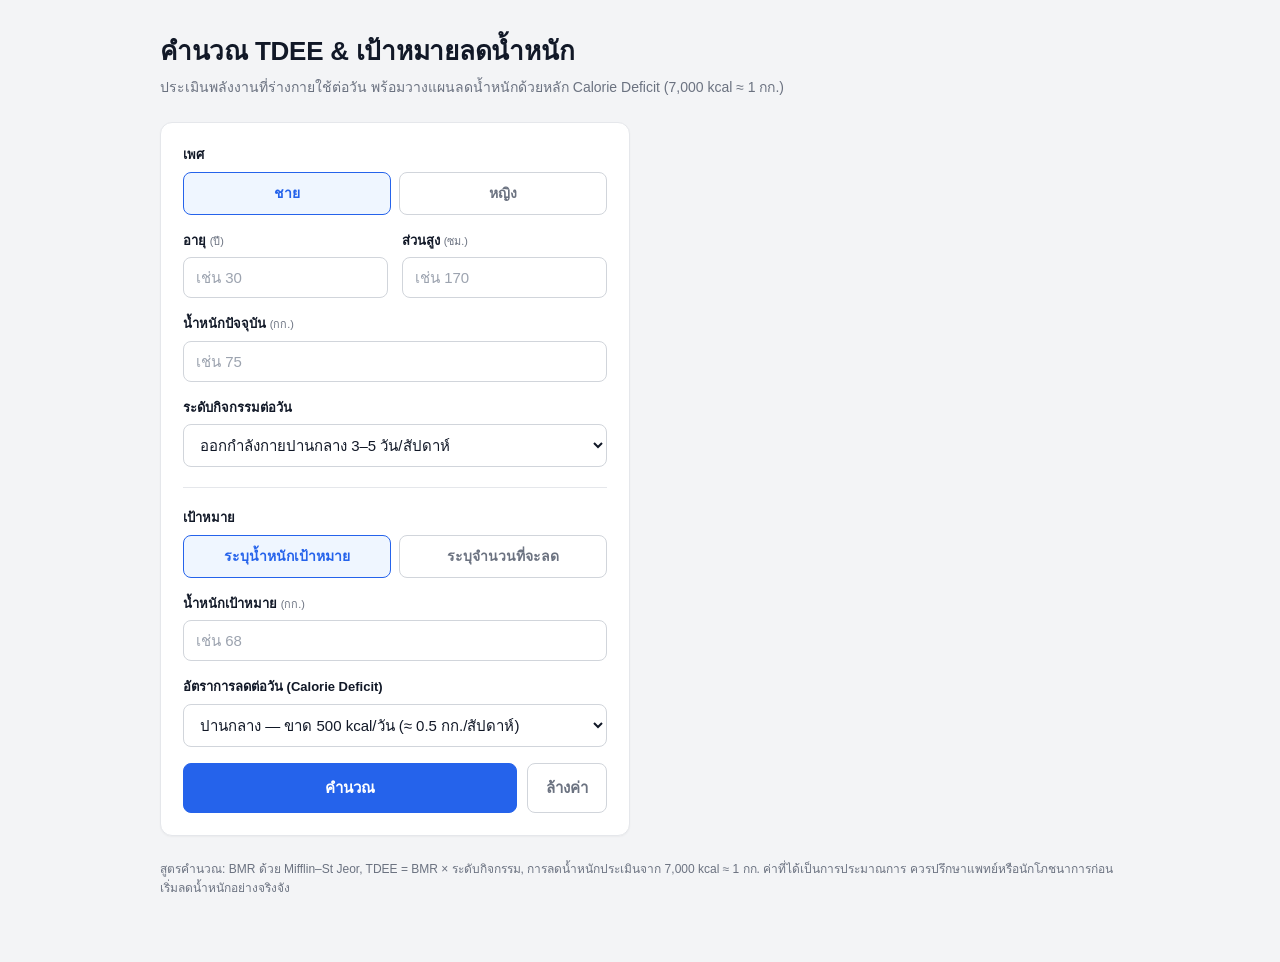
<file: tdee.html>
<!DOCTYPE html>
<html lang="th">
<head>
  <meta charset="UTF-8" />
  <meta name="viewport" content="width=device-width, initial-scale=1.0" />
  <title>คำนวณ TDEE & เป้าหมายลดน้ำหนัก</title>
  <meta name="description" content="คำนวณ TDEE, BMR, BMI จากน้ำหนัก อายุ ส่วนสูง พร้อมประเมินว่าต้องใช้เวลากี่วันถึงเป้าหมาย ด้วยหลัก Calorie Deficit" />
  <link rel="icon" href="data:image/svg+xml,%3Csvg xmlns='http://www.w3.org/2000/svg' viewBox='0 0 24 24'%3E%3Cpath fill='%232563eb' d='M13 2L3 14h7l-1 8 10-12h-7z'/%3E%3C/svg%3E" />
  <link rel="stylesheet" href="tdee.css" />
</head>
<body>
  <main class="page">
    <div class="container">
      <header class="page-head">
        <h1>คำนวณ TDEE &amp; เป้าหมายลดน้ำหนัก</h1>
        <p class="subtitle">ประเมินพลังงานที่ร่างกายใช้ต่อวัน พร้อมวางแผนลดน้ำหนักด้วยหลัก Calorie Deficit (7,000 kcal ≈ 1 กก.)</p>
      </header>

      <div class="layout">
        <!-- ===== Form ===== -->
        <section class="card form-card">
          <form id="tdee-form" novalidate>
            <div class="field">
              <span class="label">เพศ</span>
              <div class="segmented" role="radiogroup" aria-label="เพศ">
                <label class="seg">
                  <input type="radio" name="gender" value="male" checked />
                  <span>ชาย</span>
                </label>
                <label class="seg">
                  <input type="radio" name="gender" value="female" />
                  <span>หญิง</span>
                </label>
              </div>
            </div>

            <div class="grid-2">
              <label class="field">
                <span class="label">อายุ <small>(ปี)</small></span>
                <input type="number" id="age" inputmode="numeric" min="10" max="100" step="1" placeholder="เช่น 30" required />
              </label>

              <label class="field">
                <span class="label">ส่วนสูง <small>(ซม.)</small></span>
                <input type="number" id="height" inputmode="decimal" min="100" max="250" step="0.1" placeholder="เช่น 170" required />
              </label>
            </div>

            <label class="field">
              <span class="label">น้ำหนักปัจจุบัน <small>(กก.)</small></span>
              <input type="number" id="weight" inputmode="decimal" min="25" max="400" step="0.1" placeholder="เช่น 75" required />
            </label>

            <label class="field">
              <span class="label">ระดับกิจกรรมต่อวัน</span>
              <select id="activity">
                <option value="1.2">นั่งทำงานเป็นหลัก ไม่ออกกำลังกาย</option>
                <option value="1.375">ออกกำลังกายเบา 1–3 วัน/สัปดาห์</option>
                <option value="1.55" selected>ออกกำลังกายปานกลาง 3–5 วัน/สัปดาห์</option>
                <option value="1.725">ออกกำลังกายหนัก 6–7 วัน/สัปดาห์</option>
                <option value="1.9">นักกีฬา / ใช้แรงงานหนักมาก</option>
              </select>
            </label>

            <hr class="divider" />

            <div class="field">
              <span class="label">เป้าหมาย</span>
              <div class="segmented" role="radiogroup" aria-label="เป้าหมาย">
                <label class="seg">
                  <input type="radio" name="goalMode" value="target" checked />
                  <span>ระบุน้ำหนักเป้าหมาย</span>
                </label>
                <label class="seg">
                  <input type="radio" name="goalMode" value="amount" />
                  <span>ระบุจำนวนที่จะลด</span>
                </label>
              </div>
            </div>

            <label class="field" id="target-field">
              <span class="label">น้ำหนักเป้าหมาย <small>(กก.)</small></span>
              <input type="number" id="targetWeight" inputmode="decimal" min="25" max="400" step="0.1" placeholder="เช่น 68" />
            </label>

            <label class="field" id="amount-field" hidden>
              <span class="label">ต้องการลด <small>(กก.)</small></span>
              <input type="number" id="lossAmount" inputmode="decimal" min="0.5" max="200" step="0.1" placeholder="เช่น 7" />
            </label>

            <label class="field">
              <span class="label">อัตราการลดต่อวัน (Calorie Deficit)</span>
              <select id="deficit">
                <option value="250">ช้า–ปลอดภัย — ขาด 250 kcal/วัน (≈ 0.25 กก./สัปดาห์)</option>
                <option value="500" selected>ปานกลาง — ขาด 500 kcal/วัน (≈ 0.5 กก./สัปดาห์)</option>
                <option value="750">เร็ว — ขาด 750 kcal/วัน (≈ 0.75 กก./สัปดาห์)</option>
                <option value="1000">เร็วมาก — ขาด 1,000 kcal/วัน (≈ 1 กก./สัปดาห์)</option>
              </select>
            </label>

            <div class="actions">
              <button type="submit" class="btn btn-primary">คำนวณ</button>
              <button type="reset" class="btn btn-outline" id="reset-btn">ล้างค่า</button>
            </div>

            <p class="error-text" id="error-text" hidden></p>
          </form>
        </section>

        <!-- ===== Results ===== -->
        <section class="card result-card" id="result-card" hidden>
          <div class="stat-grid">
            <div class="stat">
              <span class="stat-label">BMR</span>
              <span class="stat-value" id="out-bmr">–</span>
              <span class="stat-unit">kcal/วัน</span>
              <span class="stat-desc">พลังงานพื้นฐานขณะพัก</span>
            </div>
            <div class="stat stat-primary">
              <span class="stat-label">TDEE</span>
              <span class="stat-value" id="out-tdee">–</span>
              <span class="stat-unit">kcal/วัน</span>
              <span class="stat-desc">พลังงานที่ใช้ทั้งวัน</span>
            </div>
            <div class="stat">
              <span class="stat-label">BMI</span>
              <span class="stat-value" id="out-bmi">–</span>
              <span class="stat-unit" id="out-bmi-cat">–</span>
              <span class="stat-desc">ดัชนีมวลกาย</span>
            </div>
          </div>

          <div class="bmi-bar" aria-hidden="true">
            <div class="bmi-track">
              <span class="bmi-seg seg-under"></span>
              <span class="bmi-seg seg-normal"></span>
              <span class="bmi-seg seg-over"></span>
              <span class="bmi-seg seg-obese"></span>
              <span class="bmi-marker" id="bmi-marker"></span>
            </div>
            <div class="bmi-scale">
              <span>ผอม</span><span>ปกติ</span><span>ท้วม</span><span>อ้วน</span>
            </div>
          </div>

          <div class="plan" id="plan-box">
            <h2 class="plan-title">แผนลดน้ำหนัก</h2>
            <ul class="plan-list" id="plan-list"></ul>
          </div>
        </section>
      </div>

      <p class="foot-note">
        สูตรคำนวณ: BMR ด้วย Mifflin–St Jeor, TDEE = BMR × ระดับกิจกรรม, การลดน้ำหนักประเมินจาก 7,000 kcal ≈ 1 กก.
        ค่าที่ได้เป็นการประมาณการ ควรปรึกษาแพทย์หรือนักโภชนาการก่อนเริ่มลดน้ำหนักอย่างจริงจัง
      </p>
    </div>
  </main>

  <script src="tdee.js"></script>
</body>
</html>
</file>
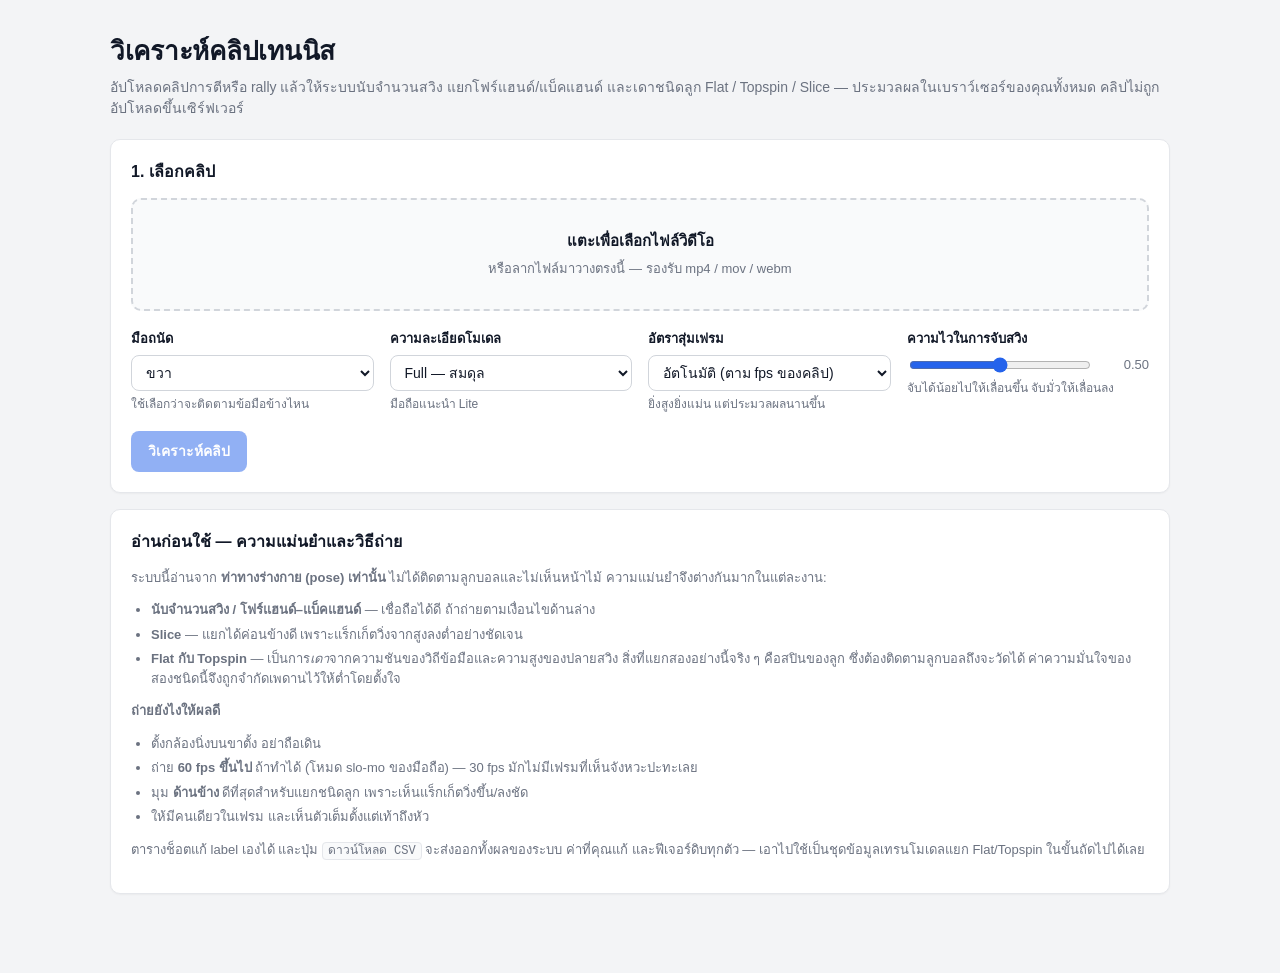
<file: tennis.html>
<!DOCTYPE html>
<html lang="th">
<head>
  <meta charset="UTF-8" />
  <meta name="viewport" content="width=device-width, initial-scale=1.0" />
  <title>วิเคราะห์คลิปเทนนิส — นับ shot และแยกชนิดลูก</title>
  <meta name="description" content="อัปโหลดคลิปการตี ระบบนับจำนวนสวิง แยกโฟร์แฮนด์/แบ็คแฮนด์ และแยกลูก Flat / Topspin / Slice ให้ ประมวลผลในเครื่องทั้งหมด" />
  <link rel="icon" href="data:image/svg+xml,%3Csvg xmlns='http://www.w3.org/2000/svg' viewBox='0 0 24 24'%3E%3Ccircle cx='12' cy='12' r='9' fill='%23c9e265'/%3E%3Cpath d='M4.5 5.5a12 12 0 0 1 0 13M19.5 5.5a12 12 0 0 0 0 13' stroke='%23fff' stroke-width='1.6' fill='none'/%3E%3C/svg%3E" />
  <link rel="stylesheet" href="tennis.css" />
</head>
<body>
  <main class="page">
    <div class="container">
      <header class="page-head">
        <h1>วิเคราะห์คลิปเทนนิส</h1>
        <p class="subtitle">
          อัปโหลดคลิปการตีหรือ rally แล้วให้ระบบนับจำนวนสวิง แยกโฟร์แฮนด์/แบ็คแฮนด์ และเดาชนิดลูก Flat / Topspin / Slice
          — ประมวลผลในเบราว์เซอร์ของคุณทั้งหมด คลิปไม่ถูกอัปโหลดขึ้นเซิร์ฟเวอร์
        </p>
      </header>

      <!-- ========== 1. เลือกคลิป + ตั้งค่า ========== -->
      <section class="card">
        <h2>1. เลือกคลิป</h2>

        <label class="dropzone" id="dropzone">
          <input type="file" id="file-input" accept="video/*" />
          <strong id="dropzone-title">แตะเพื่อเลือกไฟล์วิดีโอ</strong>
          <span id="dropzone-sub">หรือลากไฟล์มาวางตรงนี้ — รองรับ mp4 / mov / webm</span>
        </label>

        <div class="settings">
          <label class="field">
            <span class="label">มือถนัด</span>
            <select id="opt-handed">
              <option value="right" selected>ขวา</option>
              <option value="left">ซ้าย</option>
            </select>
            <span class="hint">ใช้เลือกว่าจะติดตามข้อมือข้างไหน</span>
          </label>

          <label class="field">
            <span class="label">ความละเอียดโมเดล</span>
            <select id="opt-model">
              <option value="lite">Lite — เร็วที่สุด</option>
              <option value="full" selected>Full — สมดุล</option>
              <option value="heavy">Heavy — แม่นสุด ช้าสุด</option>
            </select>
            <span class="hint">มือถือแนะนำ Lite</span>
          </label>

          <label class="field">
            <span class="label">อัตราสุ่มเฟรม</span>
            <select id="opt-fps">
              <option value="auto" selected>อัตโนมัติ (ตาม fps ของคลิป)</option>
              <option value="60">60 fps</option>
              <option value="30">30 fps</option>
              <option value="15">15 fps — เร็วแต่หยาบ</option>
            </select>
            <span class="hint">ยิ่งสูงยิ่งแม่น แต่ประมวลผลนานขึ้น</span>
          </label>

          <label class="field">
            <span class="label">ความไวในการจับสวิง</span>
            <span class="range-row">
              <input type="range" id="opt-sensitivity" min="0" max="1" step="0.05" value="0.5" />
              <output id="out-sensitivity">0.50</output>
            </span>
            <span class="hint">จับได้น้อยไปให้เลื่อนขึ้น จับมั่วให้เลื่อนลง</span>
          </label>
        </div>

        <div class="actions">
          <button type="button" class="btn btn-primary" id="analyze-btn" disabled>วิเคราะห์คลิป</button>
          <button type="button" class="btn btn-outline" id="cancel-btn" hidden>ยกเลิก</button>
          <span class="stage-time" id="clip-info"></span>
        </div>

        <div class="progress" id="progress" hidden>
          <div class="progress-bar"><i id="progress-fill"></i></div>
          <div class="progress-text" id="progress-text"></div>
        </div>

        <div class="notice notice-error" id="error-box" hidden></div>
      </section>

      <!-- ========== 2. วิดีโอ ========== -->
      <section class="card" id="video-card" hidden>
        <h2>2. คลิป</h2>
        <div class="stage">
          <video id="video" playsinline preload="auto" controls></video>
          <canvas id="overlay"></canvas>
        </div>
        <div class="stage-bar">
          <button type="button" class="btn btn-outline btn-sm" id="prev-shot-btn">◀ ช็อตก่อนหน้า</button>
          <button type="button" class="btn btn-outline btn-sm" id="next-shot-btn">ช็อตถัดไป ▶</button>
          <label class="field" style="margin:0">
            <span style="font-size:13px;display:inline-flex;align-items:center;gap:6px;">
              <input type="checkbox" id="opt-skeleton" checked /> แสดงโครงร่าง
            </span>
          </label>
          <span class="stage-time" id="time-readout">0.00 วิ</span>
        </div>
      </section>

      <!-- ========== 3. สรุป ========== -->
      <section class="card" id="summary-card" hidden>
        <h2>3. สรุปผล</h2>
        <div class="stats">
          <div class="stat"><span class="stat-label">สวิงทั้งหมด</span><span class="stat-value" id="s-total">0</span></div>
          <div class="stat"><span class="stat-label">โฟร์แฮนด์</span><span class="stat-value" id="s-fh">0</span></div>
          <div class="stat"><span class="stat-label">แบ็คแฮนด์</span><span class="stat-value" id="s-bh">0</span></div>
          <div class="stat is-topspin"><span class="stat-label">Topspin</span><span class="stat-value" id="s-topspin">0</span></div>
          <div class="stat is-flat"><span class="stat-label">Flat</span><span class="stat-value" id="s-flat">0</span></div>
          <div class="stat is-slice"><span class="stat-label">Slice</span><span class="stat-value" id="s-slice">0</span></div>
          <div class="stat is-serve"><span class="stat-label">เสิร์ฟ/สแมช</span><span class="stat-value" id="s-serve">0</span></div>
        </div>
        <div class="notice notice-info" id="quality-note" hidden></div>
      </section>

      <!-- ========== 4. ไทม์ไลน์ ========== -->
      <section class="card" id="timeline-card" hidden>
        <h2>4. ไทม์ไลน์ความเร็วข้อมือ</h2>
        <div class="timeline-wrap"><canvas id="timeline"></canvas></div>
        <div class="legend">
          <span><i style="background:#7c3aed"></i>Topspin</span>
          <span><i style="background:#0891b2"></i>Flat</span>
          <span><i style="background:#ea580c"></i>Slice</span>
          <span><i style="background:#65a30d"></i>เสิร์ฟ/สแมช</span>
          <span>คลิกบนกราฟเพื่อกระโดดไปเวลานั้น</span>
        </div>
      </section>

      <!-- ========== 5. รายการช็อต ========== -->
      <section class="card" id="shots-card" hidden>
        <h2>5. รายการช็อต</h2>
        <div class="actions" style="margin-top:0;margin-bottom:14px">
          <button type="button" class="btn btn-outline btn-sm" id="add-shot-btn">+ เพิ่มช็อต ณ เวลาปัจจุบัน</button>
          <button type="button" class="btn btn-outline btn-sm" id="export-csv-btn">ดาวน์โหลด CSV</button>
          <button type="button" class="btn btn-outline btn-sm" id="export-json-btn">ดาวน์โหลด JSON</button>
        </div>
        <div class="table-wrap">
          <table class="shots">
            <thead>
              <tr>
                <th>#</th>
                <th>เวลา</th>
                <th>ชนิดลูก (ระบบ)</th>
                <th>แก้ชนิดลูก</th>
                <th>ฝั่ง (ระบบ)</th>
                <th>แก้ฝั่ง</th>
                <th>มุมวิถี</th>
                <th>ความเร็ว</th>
                <th>มั่นใจ</th>
                <th></th>
              </tr>
            </thead>
            <tbody id="shots-body"></tbody>
          </table>
        </div>
        <p class="empty" id="shots-empty" hidden>ยังไม่พบช็อตในคลิปนี้ — ลองเลื่อนความไวขึ้น</p>
      </section>

      <!-- ========== 6. ปรับละเอียด ========== -->
      <section class="card" id="tuning-card" hidden>
        <h2>6. ปรับเกณฑ์ตัดสิน</h2>
        <details class="tuning">
          <summary>เปิดค่าขั้นสูง (ปรับแล้วผลอัปเดตทันที ไม่ต้องประมวลผลคลิปใหม่)</summary>
          <div class="tuning-body">
            <div class="settings">
              <label class="field">
                <span class="label">ระยะห่างขั้นต่ำระหว่างช็อต</span>
                <span class="range-row">
                  <input type="range" id="t-minGapSec" min="0.2" max="1.2" step="0.05" value="0.45" />
                  <output id="o-minGapSec"></output>
                </span>
                <span class="hint">กันนับซ้ำในสวิงเดียว</span>
              </label>
              <label class="field">
                <span class="label">ความกว้างสูงสุดของยอดความเร็ว</span>
                <span class="range-row">
                  <input type="range" id="t-maxPeakWidth" min="0.15" max="0.60" step="0.01" value="0.32" />
                  <output id="o-maxPeakWidth"></output>
                </span>
                <span class="hint">กันไม่ให้จังหวะวิ่งเข้าที่ถูกนับเป็นช็อต</span>
              </label>
              <label class="field">
                <span class="label">เกณฑ์สไลซ์ (มุมวิถี ต่ำกว่า)</span>
                <span class="range-row">
                  <input type="range" id="t-sliceAngle" min="-30" max="10" step="1" value="-3" />
                  <output id="o-sliceAngle"></output>
                </span>
                <span class="hint">แร็กเก็ตวิ่งจากสูงลงต่ำ</span>
              </label>
              <label class="field">
                <span class="label">เกณฑ์ท็อปสปิน (มุมวิถี สูงกว่า)</span>
                <span class="range-row">
                  <input type="range" id="t-topspinAngle" min="5" max="60" step="1" value="22" />
                  <output id="o-topspinAngle"></output>
                </span>
                <span class="hint">ต่ำกว่านี้แต่ไม่ติดลบ = Flat</span>
              </label>
              <label class="field">
                <span class="label">ความสูงปลายสวิงที่นับเป็นท็อปสปิน</span>
                <span class="range-row">
                  <input type="range" id="t-topspinFollow" min="0.05" max="0.9" step="0.01" value="0.30" />
                  <output id="o-topspinFollow"></output>
                </span>
                <span class="hint">หน่วยเป็นความยาวลำตัว</span>
              </label>
              <label class="field">
                <span class="label">เกณฑ์แยกโฟร์แฮนด์</span>
                <span class="range-row">
                  <input type="range" id="t-sideThr" min="-0.3" max="0.6" step="0.01" value="0.15" />
                  <output id="o-sideThr"></output>
                </span>
                <span class="hint">ระยะข้อมือออกด้านข้างฝั่งมือถนัด</span>
              </label>
              <label class="field">
                <span class="label">ความสูงจุดกระทบที่นับเป็นเสิร์ฟ</span>
                <span class="range-row">
                  <input type="range" id="t-serveVert" min="0.2" max="1.2" step="0.01" value="0.55" />
                  <output id="o-serveVert"></output>
                </span>
                <span class="hint">วัดจากแนวหัวไหล่ขึ้นไป</span>
              </label>
              <label class="field">
                <span class="label">มุมศอกขั้นต่ำของเสิร์ฟ</span>
                <span class="range-row">
                  <input type="range" id="t-serveElbow" min="90" max="175" step="1" value="130" />
                  <output id="o-serveElbow"></output>
                </span>
                <span class="hint">กันวอลเลย์สูงถูกอ่านเป็นเสิร์ฟ</span>
              </label>
            </div>
            <div class="actions">
              <button type="button" class="btn btn-outline btn-sm" id="reset-tuning-btn">คืนค่าเริ่มต้น</button>
            </div>
          </div>
        </details>
      </section>

      <!-- ========== ข้อจำกัด ========== -->
      <section class="card">
        <h2>อ่านก่อนใช้ — ความแม่นยำและวิธีถ่าย</h2>
        <div class="note">
          <p style="margin-top:0">
            ระบบนี้อ่านจาก <strong>ท่าทางร่างกาย (pose) เท่านั้น</strong> ไม่ได้ติดตามลูกบอลและไม่เห็นหน้าไม้
            ความแม่นยำจึงต่างกันมากในแต่ละงาน:
          </p>
          <ul>
            <li><strong>นับจำนวนสวิง / โฟร์แฮนด์–แบ็คแฮนด์</strong> — เชื่อถือได้ดี ถ้าถ่ายตามเงื่อนไขด้านล่าง</li>
            <li><strong>Slice</strong> — แยกได้ค่อนข้างดี เพราะแร็กเก็ตวิ่งจากสูงลงต่ำอย่างชัดเจน</li>
            <li>
              <strong>Flat กับ Topspin</strong> — เป็นการ<em>เดา</em>จากความชันของวิถีข้อมือและความสูงของปลายสวิง
              สิ่งที่แยกสองอย่างนี้จริง ๆ คือสปินของลูก ซึ่งต้องติดตามลูกบอลถึงจะวัดได้
              ค่าความมั่นใจของสองชนิดนี้จึงถูกจำกัดเพดานไว้ให้ต่ำโดยตั้งใจ
            </li>
          </ul>
          <p><strong>ถ่ายยังไงให้ผลดี</strong></p>
          <ul>
            <li>ตั้งกล้องนิ่งบนขาตั้ง อย่าถือเดิน</li>
            <li>ถ่าย <strong>60 fps ขึ้นไป</strong> ถ้าทำได้ (โหมด slo-mo ของมือถือ) — 30 fps มักไม่มีเฟรมที่เห็นจังหวะปะทะเลย</li>
            <li>มุม <strong>ด้านข้าง</strong> ดีที่สุดสำหรับแยกชนิดลูก เพราะเห็นแร็กเก็ตวิ่งขึ้น/ลงชัด</li>
            <li>ให้มีคนเดียวในเฟรม และเห็นตัวเต็มตั้งแต่เท้าถึงหัว</li>
          </ul>
          <p>
            ตารางช็อตแก้ label เองได้ และปุ่ม <code>ดาวน์โหลด CSV</code> จะส่งออกทั้งผลของระบบ ค่าที่คุณแก้
            และฟีเจอร์ดิบทุกตัว — เอาไปใช้เป็นชุดข้อมูลเทรนโมเดลแยก Flat/Topspin ในขั้นถัดไปได้เลย
          </p>
        </div>
      </section>
    </div>
  </main>

  <script type="module" src="tennis.js"></script>
</body>
</html>
</file>
<file: tdee.css>
:root {
  --bg: #f3f4f6;
  --surface: #ffffff;
  --border: #e5e7eb;
  --border-strong: #d1d5db;
  --text: #111827;
  --text-muted: #6b7280;
  --primary: #2563eb;
  --primary-hover: #1d4ed8;
  --primary-soft: #eff6ff;
  --danger: #dc2626;
  --radius: 12px;
  --shadow: 0 1px 2px rgba(0, 0, 0, 0.04);
  --shadow-lg: 0 10px 30px rgba(0, 0, 0, 0.06);
}

* { box-sizing: border-box; }
[hidden] { display: none !important; }

html, body {
  margin: 0;
  padding: 0;
  background: var(--bg);
  color: var(--text);
  font-family: -apple-system, BlinkMacSystemFont, "Segoe UI", "Sarabun", "Noto Sans Thai", Roboto, sans-serif;
  font-size: 15px;
  line-height: 1.5;
  -webkit-font-smoothing: antialiased;
}

.page { padding: 32px 0 64px; }

.container {
  max-width: 1000px;
  margin: 0 auto;
  padding: 0 20px;
}

.page-head { margin-bottom: 24px; }
.page-head h1 {
  font-size: 26px;
  font-weight: 700;
  margin: 0 0 6px;
  letter-spacing: -0.01em;
}
.subtitle {
  margin: 0;
  color: var(--text-muted);
  font-size: 14px;
  max-width: 640px;
}

.layout {
  display: grid;
  grid-template-columns: 1fr 1fr;
  gap: 20px;
  align-items: start;
}
@media (max-width: 760px) {
  .layout { grid-template-columns: 1fr; }
}

.card {
  background: var(--surface);
  border: 1px solid var(--border);
  border-radius: var(--radius);
  box-shadow: var(--shadow);
}
.form-card { padding: 22px; }
.result-card { padding: 22px; box-shadow: var(--shadow-lg); }

/* Fields */
.field { display: block; margin-bottom: 16px; }
.field .label {
  display: block;
  font-size: 13px;
  font-weight: 600;
  margin-bottom: 7px;
  color: var(--text);
}
.field .label small {
  color: var(--text-muted);
  font-weight: 500;
}
.field input,
.field select {
  width: 100%;
  padding: 11px 12px;
  border: 1px solid var(--border-strong);
  border-radius: 8px;
  font-size: 15px;
  background: var(--surface);
  color: var(--text);
  transition: border-color 0.15s, box-shadow 0.15s;
  font-family: inherit;
}
.field input:focus,
.field select:focus {
  outline: none;
  border-color: var(--primary);
  box-shadow: 0 0 0 3px rgba(37, 99, 235, 0.15);
}
.field input::placeholder { color: #9ca3af; }

.grid-2 {
  display: grid;
  grid-template-columns: 1fr 1fr;
  gap: 14px;
}

.divider {
  border: none;
  border-top: 1px solid var(--border);
  margin: 20px 0;
}

/* Segmented control */
.segmented {
  display: flex;
  gap: 8px;
}
.seg {
  flex: 1;
  position: relative;
  cursor: pointer;
}
.seg input {
  position: absolute;
  opacity: 0;
  pointer-events: none;
}
.seg span {
  display: block;
  text-align: center;
  padding: 10px 8px;
  border: 1px solid var(--border-strong);
  border-radius: 8px;
  font-size: 14px;
  font-weight: 600;
  color: var(--text-muted);
  transition: all 0.15s;
  background: var(--surface);
}
.seg input:checked + span {
  border-color: var(--primary);
  background: var(--primary-soft);
  color: var(--primary);
}
.seg input:focus-visible + span {
  box-shadow: 0 0 0 3px rgba(37, 99, 235, 0.15);
}

/* Buttons */
.actions {
  display: flex;
  gap: 10px;
  margin-top: 4px;
}
.btn {
  appearance: none;
  border: 1px solid transparent;
  padding: 12px 18px;
  border-radius: 8px;
  font-size: 15px;
  font-weight: 600;
  cursor: pointer;
  font-family: inherit;
  transition: background 0.15s, border-color 0.15s, color 0.15s, transform 0.05s;
}
.btn:active { transform: translateY(1px); }
.btn-primary {
  flex: 1;
  background: var(--primary);
  color: #fff;
  border-color: var(--primary);
}
.btn-primary:hover { background: var(--primary-hover); border-color: var(--primary-hover); }
.btn-outline {
  background: transparent;
  color: var(--text-muted);
  border-color: var(--border-strong);
}
.btn-outline:hover { color: var(--text); border-color: var(--text-muted); }

.error-text {
  margin: 14px 0 0;
  color: var(--danger);
  font-size: 13px;
  font-weight: 500;
}

/* Results */
.stat-grid {
  display: grid;
  grid-template-columns: repeat(3, 1fr);
  gap: 12px;
}
.stat {
  border: 1px solid var(--border);
  border-radius: 10px;
  padding: 14px 12px;
  text-align: center;
  background: #fafafa;
}
.stat-primary {
  background: var(--primary-soft);
  border-color: #bfdbfe;
}
.stat-label {
  display: block;
  font-size: 12px;
  font-weight: 700;
  letter-spacing: 0.03em;
  color: var(--text-muted);
}
.stat-primary .stat-label { color: var(--primary); }
.stat-value {
  display: block;
  font-size: 26px;
  font-weight: 800;
  line-height: 1.2;
  margin: 4px 0 2px;
  letter-spacing: -0.02em;
}
.stat-primary .stat-value { color: var(--primary-hover); }
.stat-unit {
  display: block;
  font-size: 12px;
  color: var(--text-muted);
  font-weight: 600;
}
.stat-desc {
  display: block;
  margin-top: 6px;
  font-size: 11px;
  color: var(--text-muted);
}

/* BMI bar */
.bmi-bar { margin: 20px 0 4px; }
.bmi-track {
  position: relative;
  display: flex;
  height: 10px;
  border-radius: 999px;
  overflow: visible;
}
.bmi-seg { height: 100%; }
.bmi-seg:first-child { border-radius: 999px 0 0 999px; }
.bmi-seg:last-child { border-radius: 0 999px 999px 0; }
.seg-under  { flex: 18.5; background: #60a5fa; }
.seg-normal { flex: 6.5;  background: #34d399; }
.seg-over   { flex: 5;    background: #fbbf24; }
.seg-obese  { flex: 10;   background: #f87171; }
.bmi-marker {
  position: absolute;
  top: -5px;
  width: 4px;
  height: 20px;
  border-radius: 2px;
  background: var(--text);
  transform: translateX(-50%);
  transition: left 0.4s ease;
  box-shadow: 0 0 0 2px #fff;
}
.bmi-scale {
  display: flex;
  justify-content: space-between;
  margin-top: 6px;
  font-size: 11px;
  color: var(--text-muted);
}

/* Plan */
.plan {
  margin-top: 22px;
  border-top: 1px solid var(--border);
  padding-top: 18px;
}
.plan-title {
  font-size: 16px;
  font-weight: 700;
  margin: 0 0 12px;
}
.plan-list {
  list-style: none;
  margin: 0;
  padding: 0;
  display: grid;
  gap: 10px;
}
.plan-list li {
  display: flex;
  justify-content: space-between;
  align-items: baseline;
  gap: 12px;
  padding: 11px 14px;
  background: #fafafa;
  border: 1px solid var(--border);
  border-radius: 8px;
  font-size: 14px;
}
.plan-list li.highlight {
  background: var(--primary-soft);
  border-color: #bfdbfe;
}
.plan-list .pl-key { color: var(--text-muted); font-weight: 500; }
.plan-list .pl-val { font-weight: 700; text-align: right; }
.plan-list li.highlight .pl-val { color: var(--primary-hover); }
.plan-note {
  margin: 14px 0 0;
  padding: 11px 14px;
  border-radius: 8px;
  font-size: 13px;
  line-height: 1.5;
}
.plan-note.warn {
  background: #fef3c7;
  color: #92400e;
  border: 1px solid #fde68a;
}
.plan-note.ok {
  background: #dcfce7;
  color: #166534;
  border: 1px solid #bbf7d0;
}

.foot-note {
  margin: 24px 0 0;
  font-size: 12px;
  color: var(--text-muted);
  line-height: 1.6;
}
</file>
<file: tennis.css>
:root {
  --bg: #f3f4f6;
  --surface: #ffffff;
  --surface-alt: #f9fafb;
  --border: #e5e7eb;
  --border-strong: #d1d5db;
  --text: #111827;
  --text-muted: #6b7280;
  --primary: #2563eb;
  --primary-hover: #1d4ed8;
  --success: #16a34a;
  --danger: #dc2626;
  --topspin: #7c3aed;
  --flat: #0891b2;
  --slice: #ea580c;
  --serve: #65a30d;
  --radius: 10px;
  --shadow: 0 1px 2px rgba(0, 0, 0, 0.04);
}

* { box-sizing: border-box; }

html, body {
  margin: 0;
  padding: 0;
  background: var(--bg);
  color: var(--text);
  font-family: -apple-system, BlinkMacSystemFont, "Segoe UI", "Sarabun", "Noto Sans Thai", Roboto, sans-serif;
  font-size: 15px;
  line-height: 1.5;
  -webkit-font-smoothing: antialiased;
}

.page { padding: 32px 0 64px; }
.container { max-width: 1100px; margin: 0 auto; padding: 0 20px; }

.page-head { margin-bottom: 20px; }
.page-head h1 { font-size: 26px; font-weight: 700; margin: 0 0 6px; letter-spacing: -0.01em; }
.subtitle { margin: 0; color: var(--text-muted); font-size: 14px; }

.card {
  background: var(--surface);
  border: 1px solid var(--border);
  border-radius: var(--radius);
  box-shadow: var(--shadow);
  padding: 20px;
  margin-bottom: 16px;
}
.card h2 { font-size: 16px; font-weight: 700; margin: 0 0 14px; }

/* ---- ปุ่ม ---- */
.btn {
  display: inline-flex; align-items: center; justify-content: center; gap: 6px;
  font: inherit; font-weight: 600; font-size: 14px;
  padding: 9px 16px; border-radius: 8px; border: 1px solid transparent;
  cursor: pointer; background: var(--surface); color: var(--text);
  transition: background 0.12s, border-color 0.12s, opacity 0.12s;
}
.btn:disabled { opacity: 0.5; cursor: not-allowed; }
.btn-primary { background: var(--primary); color: #fff; }
.btn-primary:not(:disabled):hover { background: var(--primary-hover); }
.btn-outline { border-color: var(--border-strong); }
.btn-outline:not(:disabled):hover { background: var(--surface-alt); }
.btn-danger-text { color: var(--danger); border-color: transparent; padding: 4px 8px; font-size: 13px; }
.btn-danger-text:hover { background: #fef2f2; }
.btn-sm { padding: 5px 11px; font-size: 13px; }

/* ---- เลือกไฟล์ ---- */
.dropzone {
  display: block; /* เป็น <label> จึงต้องบังคับ ไม่งั้น inline จะทำให้กล่องเส้นประเพี้ยน */
  border: 2px dashed var(--border-strong);
  border-radius: var(--radius);
  padding: 30px 20px;
  text-align: center;
  cursor: pointer;
  background: var(--surface-alt);
  transition: border-color 0.15s, background 0.15s;
}
.dropzone:hover, .dropzone.is-over { border-color: var(--primary); background: #eff6ff; }
.dropzone strong { display: block; font-size: 15px; margin-bottom: 4px; }
.dropzone span { color: var(--text-muted); font-size: 13px; }
.dropzone input { display: none; }

/* ---- ฟอร์มตั้งค่า ---- */
.settings { display: grid; grid-template-columns: repeat(auto-fit, minmax(190px, 1fr)); gap: 16px; margin-top: 18px; }
.field .label { display: block; font-size: 13px; font-weight: 600; margin-bottom: 6px; }
.field select, .field input[type="number"] {
  width: 100%; font: inherit; font-size: 14px; padding: 8px 10px;
  border: 1px solid var(--border-strong); border-radius: 8px; background: var(--surface); color: var(--text);
}
.field input[type="range"] { width: 100%; accent-color: var(--primary); }
.field .hint { display: block; color: var(--text-muted); font-size: 12px; margin-top: 4px; }
.range-row { display: flex; align-items: center; gap: 10px; }
.range-row output { font-variant-numeric: tabular-nums; font-size: 13px; color: var(--text-muted); min-width: 46px; text-align: right; }

.actions { display: flex; flex-wrap: wrap; gap: 10px; align-items: center; margin-top: 18px; }

/* ---- ความคืบหน้า ---- */
.progress { margin-top: 14px; }
.progress[hidden] { display: none; }
.progress-bar { height: 7px; background: var(--border); border-radius: 999px; overflow: hidden; }
.progress-bar i { display: block; height: 100%; width: 0; background: var(--primary); transition: width 0.15s linear; }
.progress-text { font-size: 13px; color: var(--text-muted); margin-top: 6px; font-variant-numeric: tabular-nums; }

.notice { border-radius: 8px; padding: 10px 12px; font-size: 13px; margin-top: 12px; }
.notice-error { background: #fef2f2; color: #991b1b; border: 1px solid #fecaca; }
.notice-info { background: #eff6ff; color: #1e40af; border: 1px solid #bfdbfe; }

/* ---- วิดีโอ ---- */
.stage { position: relative; background: #000; border-radius: var(--radius); overflow: hidden; line-height: 0; }
.stage video { width: 100%; display: block; max-height: 62vh; object-fit: contain; background: #000; }
.stage canvas { position: absolute; inset: 0; width: 100%; height: 100%; pointer-events: none; }
.stage-bar { display: flex; flex-wrap: wrap; gap: 10px; align-items: center; margin-top: 12px; }
.stage-time { font-variant-numeric: tabular-nums; font-size: 13px; color: var(--text-muted); margin-left: auto; }

/* ---- สรุปผล ---- */
.stats { display: grid; grid-template-columns: repeat(auto-fit, minmax(120px, 1fr)); gap: 12px; }
.stat { background: var(--surface-alt); border: 1px solid var(--border); border-radius: 8px; padding: 12px 14px; }
.stat-label { font-size: 12px; color: var(--text-muted); display: block; }
.stat-value { font-size: 24px; font-weight: 700; font-variant-numeric: tabular-nums; display: block; line-height: 1.25; }
.stat.is-topspin .stat-value { color: var(--topspin); }
.stat.is-flat .stat-value { color: var(--flat); }
.stat.is-slice .stat-value { color: var(--slice); }
.stat.is-serve .stat-value { color: var(--serve); }

/* ---- กราฟไทม์ไลน์ ---- */
.timeline-wrap { position: relative; }
.timeline-wrap canvas { width: 100%; height: 150px; display: block; cursor: crosshair; }
.legend { display: flex; flex-wrap: wrap; gap: 14px; margin-top: 10px; font-size: 12px; color: var(--text-muted); }
.legend i { display: inline-block; width: 10px; height: 10px; border-radius: 3px; margin-right: 5px; vertical-align: -1px; }

/* ---- ตารางช็อต ---- */
.table-wrap { overflow-x: auto; }
table.shots { width: 100%; border-collapse: collapse; font-size: 14px; min-width: 720px; }
table.shots th, table.shots td { padding: 9px 10px; text-align: left; border-bottom: 1px solid var(--border); white-space: nowrap; }
table.shots th { font-size: 12px; font-weight: 600; color: var(--text-muted); text-transform: uppercase; letter-spacing: 0.03em; }
table.shots tbody tr { cursor: pointer; }
table.shots tbody tr:hover { background: var(--surface-alt); }
table.shots tbody tr.is-active { background: #eff6ff; }
table.shots td.num { font-variant-numeric: tabular-nums; }
table.shots select { font: inherit; font-size: 13px; padding: 4px 6px; border: 1px solid var(--border-strong); border-radius: 6px; background: var(--surface); }
table.shots select.is-edited { border-color: var(--primary); background: #eff6ff; font-weight: 600; }

.pill { display: inline-block; padding: 2px 9px; border-radius: 999px; font-size: 12px; font-weight: 600; }
.pill-topspin { background: #f3e8ff; color: #6b21a8; }
.pill-flat { background: #cffafe; color: #155e75; }
.pill-slice { background: #ffedd5; color: #9a3412; }
.pill-serve { background: #ecfccb; color: #3f6212; }

.conf { display: inline-block; width: 42px; height: 6px; border-radius: 999px; background: var(--border); vertical-align: middle; overflow: hidden; }
.conf i { display: block; height: 100%; background: var(--success); }
.conf.is-low i { background: #f59e0b; }

.empty { color: var(--text-muted); font-size: 14px; text-align: center; padding: 26px 0; }

/* ---- แผงปรับละเอียด ---- */
details.tuning { border: 1px solid var(--border); border-radius: 8px; padding: 0; background: var(--surface-alt); }
details.tuning > summary { cursor: pointer; padding: 11px 14px; font-weight: 600; font-size: 14px; list-style: none; }
details.tuning > summary::-webkit-details-marker { display: none; }
details.tuning > summary::before { content: "▸ "; color: var(--text-muted); }
details[open].tuning > summary::before { content: "▾ "; }
details.tuning .tuning-body { padding: 0 14px 16px; }

.note { font-size: 13px; color: var(--text-muted); }
.note ul { margin: 8px 0 0; padding-left: 20px; }
.note li { margin-bottom: 5px; }
.note code { background: var(--surface-alt); border: 1px solid var(--border); border-radius: 4px; padding: 1px 5px; font-size: 12px; }

[hidden] { display: none !important; }

@media (max-width: 640px) {
  .page { padding: 20px 0 48px; }
  .container { padding: 0 14px; }
  .page-head h1 { font-size: 21px; }
  .card { padding: 16px; }
}
</file>
